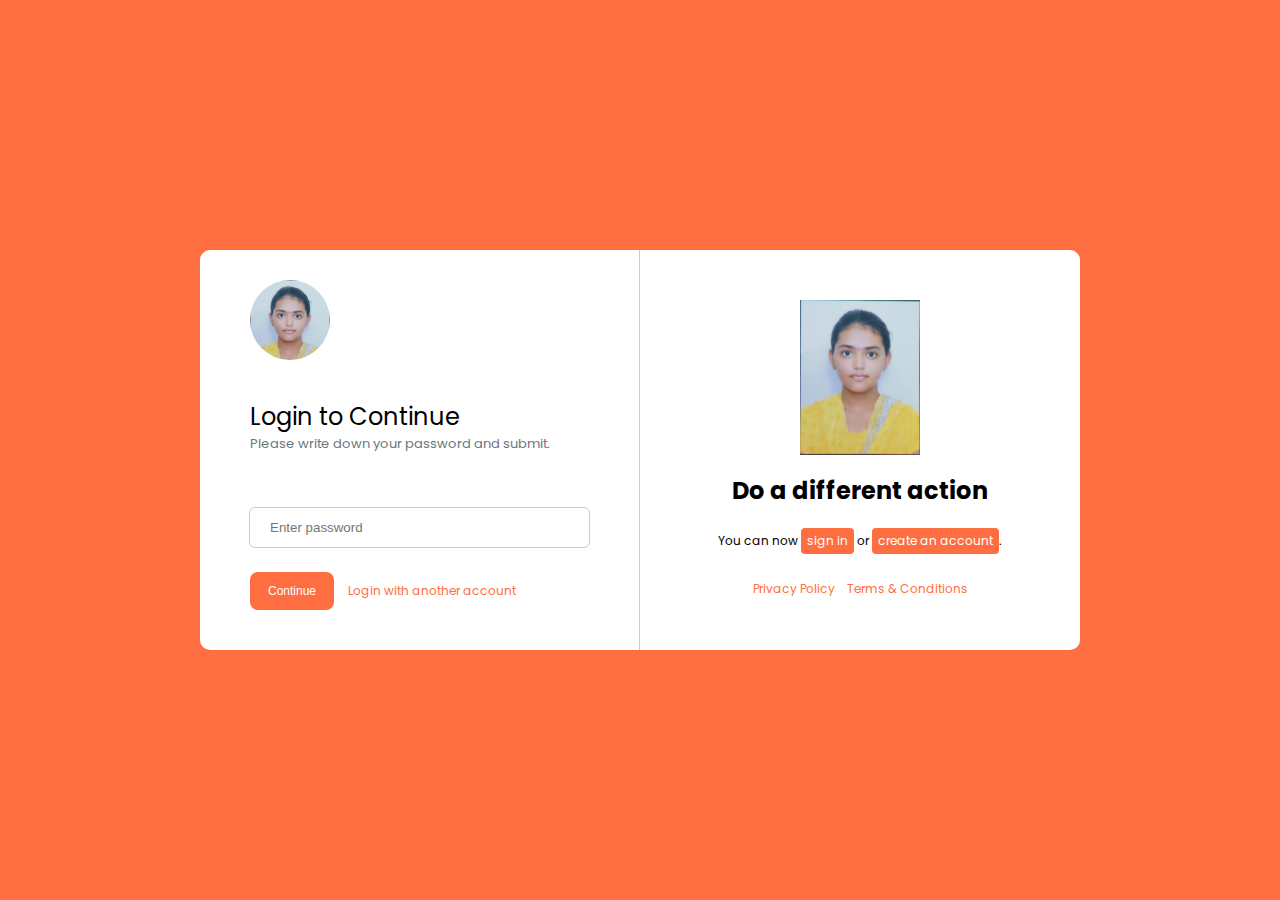
<file: shopping website/Vetra-frontend-master/lock_sceen.html>
<!DOCTYPE html>
<html lang="en">

<head>
    <meta charset="UTF-8">
    <meta http-equiv="X-UA-Compatible" content="IE=edge">
    <meta name="viewport" content="width=device-width, initial-scale=1.0">
    <title>Lock Screen | Vetra</title>

    <link rel="stylesheet" href="https://cdn.jsdelivr.net/npm/bootstrap-icons@1.8.3/font/bootstrap-icons.css">
    <link rel="stylesheet" href="vendors/css/auth.css">
    <link rel="icon" type="image/x-icon" href="icons8-crocodile-48.ico">
</head>

<body>
    <section class="container lock-screen">
        <div class="auth-side">
            <div class="logo mobile">
                <img src="logo1.jpg" alt="Vetra">
            </div>
            <div class="auth-avatar">
                <img src="imagme.jpg" alt="Vetra">
            </div>
            <div class="auth-title">
                <h2>Login to Continue</h2>
                <p>Please write down your password and submit.</p>
            </div>
            <form class="auth-form" action="" method="post">
                <input type="password" name="password" placeholder="Enter password">
                <button class="auth-btn" type="submit">Continue</button>
                <a href="#" class="other-account">Login with another account</a>
            </form>
            <div class="redirect">
                <p>
                    You can now
                    <a href="#">sign in</a>
                    or
                    <a href="#">create an account</a>.
                </p>
            </div>
        </div>
        <div class="welcome-side">
            <div class="logo">
                <img src="imagme.jpg" alt="Vetra">
            </div>
            <div class="welcome-content">
                <h3>Do a different action</h3>
                <p class="different-action">You can now
                    <a href="#">sign in</a>
                    or
                    <a href="#">create an account</a>.
                </p>
            </div>
            <div class="welcome-footer">
                <a href="#">Privacy Policy</a>
                <a href="#">Terms & Conditions</a>
            </div>
        </div>
    </section>
</body>

</html>
</file>
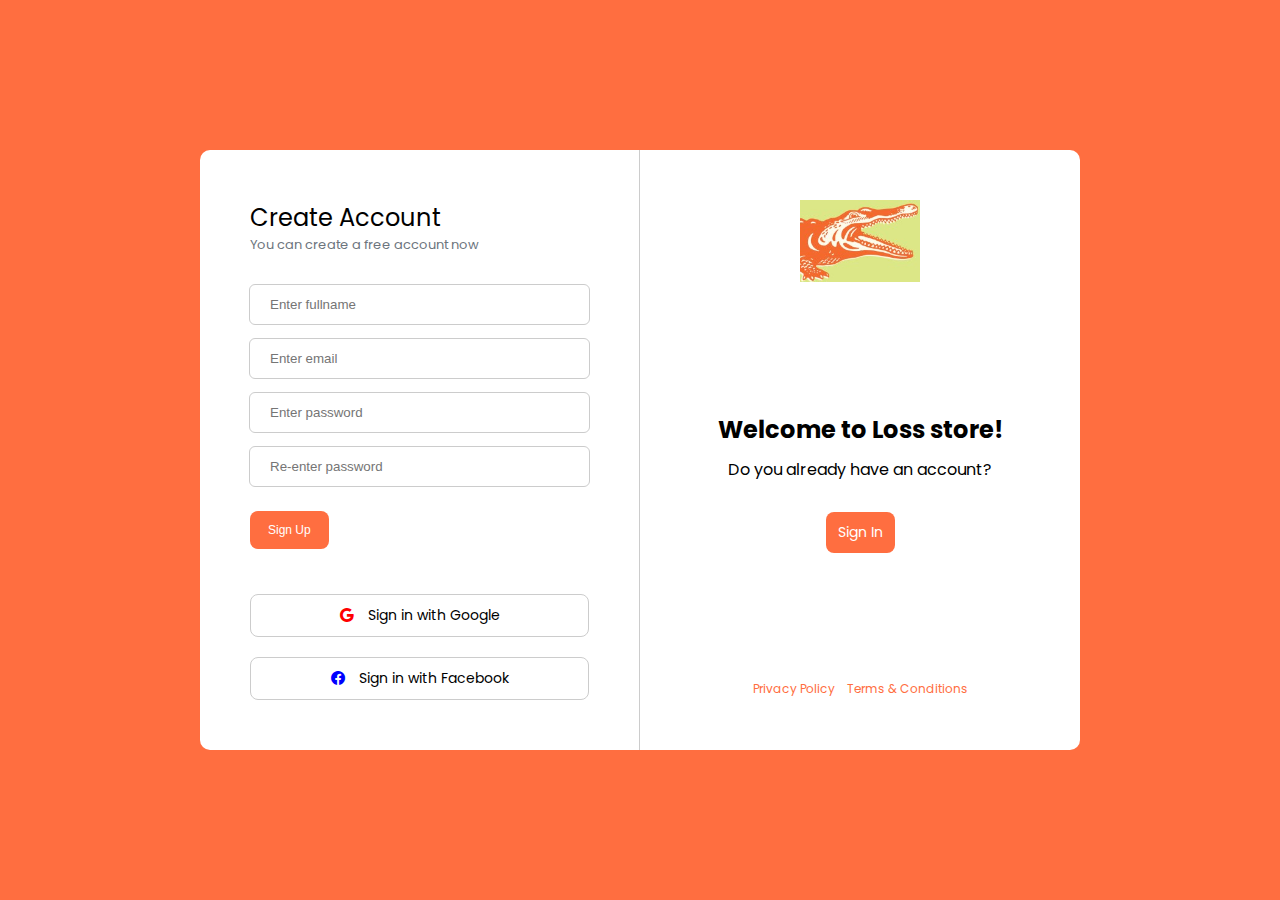
<file: shopping website/Vetra-frontend-master/register.html>
<!DOCTYPE html>
<html lang="en">
<head>
    <meta charset="UTF-8">
    <meta http-equiv="X-UA-Compatible" content="IE=edge">
    <meta name="viewport" content="width=device-width, initial-scale=1.0">
    <title>Loss store</title>

    <link rel="stylesheet" href="https://cdn.jsdelivr.net/npm/bootstrap-icons@1.8.3/font/bootstrap-icons.css">
    <link rel="stylesheet" href="vendors/css/auth.css">
    <link rel="icon" type="image/x-icon" href="icons8-crocodile-48.ico">
</head>
<body>
    <section class="container register">
        <div class="auth-side">
            <div class="logo mobile">
                <img src="cmg.jpeg" alt="Loss">
            </div>
            <div class="auth-title">
                <h2>Create Account</h2>
                <p>You can create a free account now</p>
            </div>
            <form class="auth-form" action="" method="post">
                <input type="text" name="fullname" placeholder="Enter fullname">
                <input type="email" name="email" placeholder="Enter email">
                <input type="password" name="password" placeholder="Enter password">
                <input type="password" name="confirm-password" placeholder="Re-enter password">
                <button class="auth-btn" type="submit">Sign Up</button>
            </form>
            <div class="sign-method">
                <a href="#">
                    <i class="bi bi-google"></i>
                    Sign in with Google
                </a>
                <a href="#">
                    <i class="bi bi-facebook"></i>
                    Sign in with Facebook
                </a> 
            </div>
            <div class="redirect">
                <p>
                    Don't have an account?    
                    <a href="#">Sign In</a>.
                </p>
            </div>
        </div>
        <div class="welcome-side">
            <div class="logo">
                <img src="cmg.jpeg" alt="Vetra">
            </div>
            <div class="welcome-content">
                <h3>Welcome to Loss store!</h3>
                <p>Do you already have an account?</p>
                <a href="javascrip:" class="sign-up btn">Sign In</a>
            </div>
            <div class="welcome-footer">
                <a href="#">Privacy Policy</a>
                <a href="#">Terms & Conditions</a>
            </div>
        </div>
    </section>
</body>
</html>
</file>
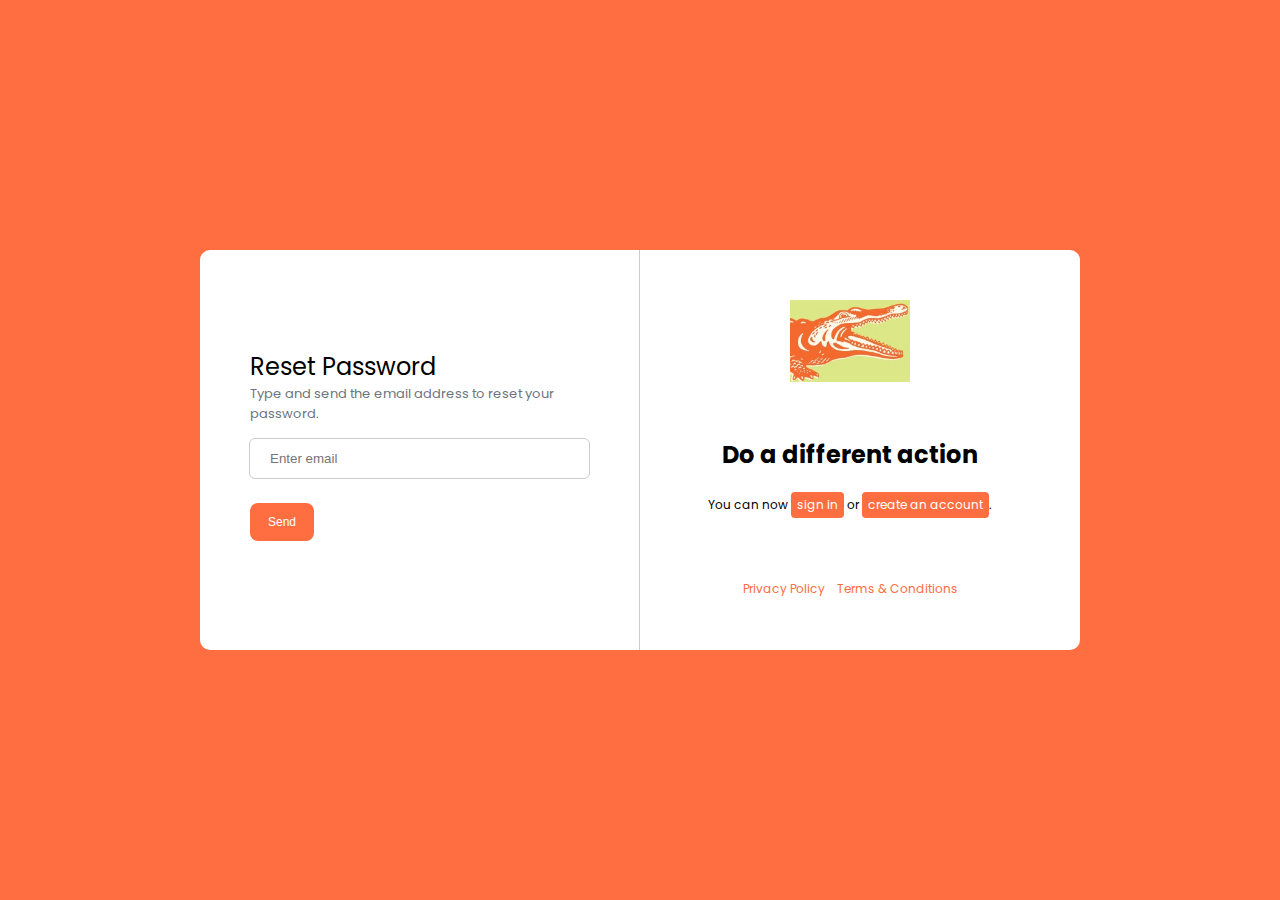
<file: shopping website/Vetra-frontend-master/reset_password.html>
<!DOCTYPE html>
<html lang="en">

<head>
    <meta charset="UTF-8">
    <meta http-equiv="X-UA-Compatible" content="IE=edge">
    <meta name="viewport" content="width=device-width, initial-scale=1.0">
    <title>Loss store</title>

    <link rel="stylesheet" href="https://cdn.jsdelivr.net/npm/bootstrap-icons@1.8.3/font/bootstrap-icons.css">
    <link rel="stylesheet" href="vendors/css/auth.css">
    <link rel="icon" type="image/x-icon" href="icons8-crocodile-48.ico">
</head>

<body>
    <section class="container reset-password">
        <div class="auth-side">
            <div class="logo mobile">
                <img src="cmg.jpeg" alt="Vetra">
            </div>
            <div class="auth-title">
                <h2>Reset Password</h2>
                <p>Type and send the email address to reset your password.</p>
            </div>
            <form class="auth-form" action="" method="post">
                <input type="email" name="email" placeholder="Enter email">
                <button class="auth-btn" type="submit">Send</button>
            </form>
            <div class="redirect">
                <p>
                    You can now
                    <a href="#">sign in</a>
                    or
                    <a href="#">create an account</a>.
                </p>
            </div>
        </div>
        <div class="welcome-side">
            <div class="logo">
                <img src="cmg.jpeg" alt="Vetra">
            </div>
            <div class="welcome-content">
                <h3>Do a different action</h3>
                <p class="different-action">You can now
                    <a href="#">sign in</a>
                    or
                    <a href="#">create an account</a>.
                </p>
            </div>
            <div class="welcome-footer">
                <a href="#">Privacy Policy</a>
                <a href="#">Terms & Conditions</a>
            </div>
        </div>
    </section>
</body>

</html>
</file>
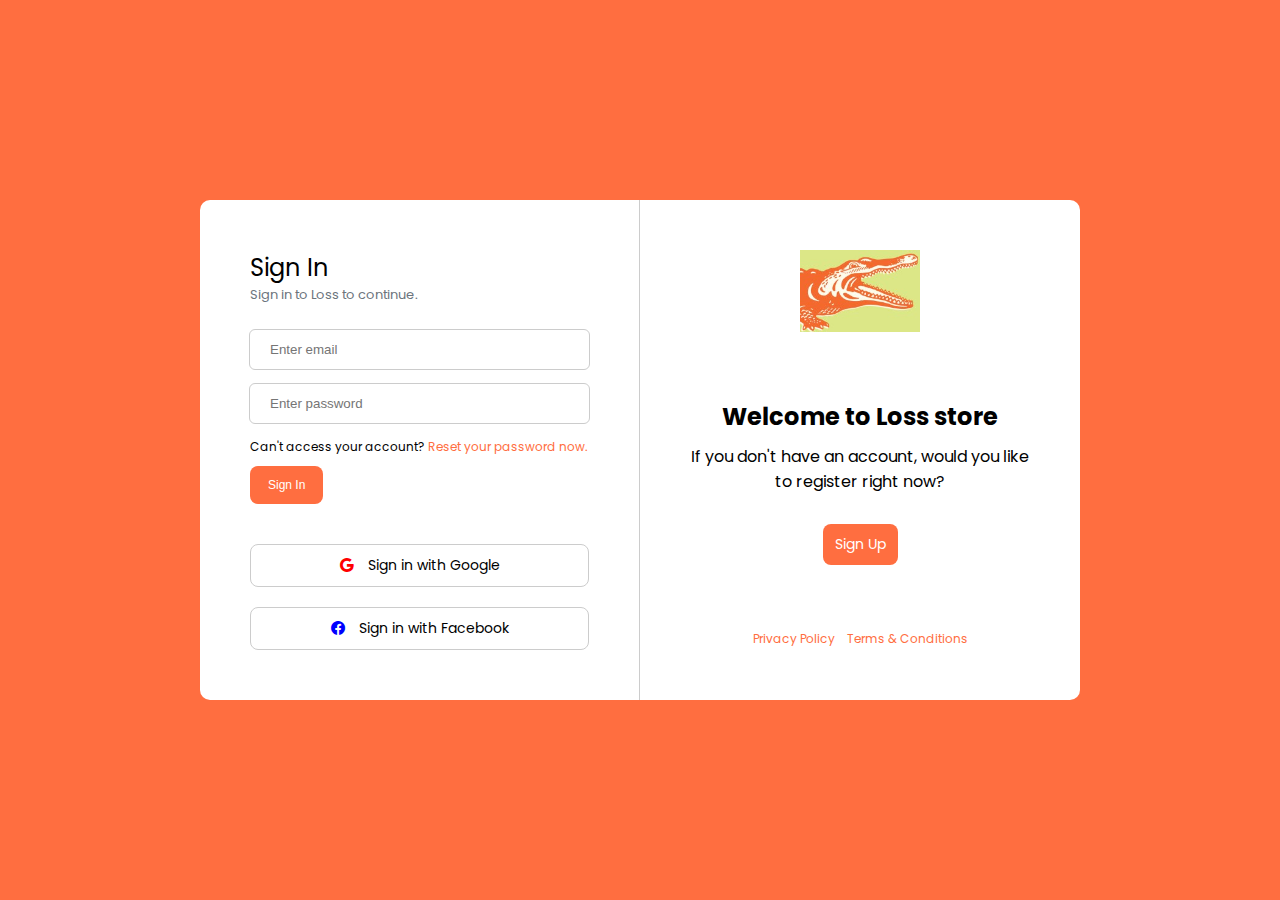
<file: shopping website/Vetra-frontend-master/signin.html>
<!DOCTYPE html>
<html lang="en">
<head>
    <meta charset="UTF-8">
    <meta http-equiv="X-UA-Compatible" content="IE=edge">
    <meta name="viewport" content="width=device-width, initial-scale=1.0">
    <title>Loss store Login</title>

    <link rel="stylesheet" href="https://cdn.jsdelivr.net/npm/bootstrap-icons@1.8.3/font/bootstrap-icons.css">
    <link rel="stylesheet" href="vendors/css/auth.css">
    <link rel="icon" type="image/x-icon" href="icons8-crocodile-48.ico">
</head>
<body>
    <section class="container login">
        <div class="auth-side">
            <div class="logo mobile">
                <img src="cmg.jpeg" alt="Vetra">
            </div>
            <div class="auth-title">
                <h2>Sign In</h2>
                <p>Sign in to Loss to continue.</p>
            </div>
            <form class="auth-form" action="" method="post">
                <input type="email" name="email" placeholder="Enter email">
                <input type="password" name="password" placeholder="Enter password">
                <p>Can't access your account? 
                    <a href="#">Reset your password now.</a>
                </p>
                <button class="auth-btn" type="submit">Sign In</button>
            </form>
            <div class="sign-method">
                <a href="#">
                    <i class="bi bi-google"></i>
                    Sign in with Google
                </a>
                <a href="#">
                    <i class="bi bi-facebook"></i>
                    Sign in with Facebook
                </a> 
            </div>
            <div class="redirect">
                <p>
                    Don't have an account?   
                    <a href="#">Sign up</a>.
                </p>
            </div>
        </div>
        <div class="welcome-side">
            <div class="logo">
                <img src="cmg.jpeg" alt="Loss">
            </div>
            <div class="welcome-content">
                <h3>Welcome to Loss store</h3>
                <p>If you don't have an account, would you like to register right now?
                </p>
                <a href="javascrip:" class="sign-up btn">Sign Up</a>
            </div>
            <div class="welcome-footer">
                <a href="#">Privacy Policy</a>
                <a href="#">Terms & Conditions</a>
            </div>
        </div>
    </section>
</body>
</html>
</file>
<file: shopping website/Vetra-frontend-master/vendors/css/auth.css>
@import url('https://fonts.googleapis.com/css2?family=Poppins:wght@300;400;500;600;700&display=swap');

:root {
    --key: #ff6e40;
    --key-hover: #cc5833;
    --text: #212529;
    --sub-text: #6c757d;
    --border: #ccc;
}

* {
    margin: 0;
    padding: 0;
    box-sizing: border-box;
}

ul li {
    list-style: none;
}

a {
    text-decoration: none;
    color: #000;
}

body {
    height: 100vh;
    display: flex;
    justify-content: center;
    align-items: center;
    background-color: var(--key);
    font-family: "Poppins", sans-serif;
    color: #000;
}

body *::selection {
    background-color: rgba(250, 174, 66, 0.5);
}

.container {
    width: 880px;
    height: 500px;
    background-color: #FFF;
    border-radius: 10px;
    display: flex;
    margin: 0 5%;
}

.container.login {
    height: 500px;
}

.container.register {
    height: 600px;
}

.container.reset-password,
.container.lock-screen {
    height: 400px;
}

.lock-screen .auth-side {
    padding: 30px 50px;
}

.reset-password .auth-side {
    justify-content: center;
}

.auth-side {
    display: flex;
    flex-direction: column;
    justify-content: space-between;
    padding: 50px;
    border-right: 1px solid var(--border);
}

.auth-title h2 {
    font-weight: 400;
}

.auth-title p {
    font-size: 13px;
    color: var(--sub-text);
}

.auth-form input {
    display: block;
    padding: 12px 20px;
    margin: 15px 0;
    width: 100%;
    border-radius: 5px;
    border: none;
    outline: 1px solid var(--border);
}

.auth-form input:focus {
    outline: 2px solid var(--key);
}

.auth-form>p {
    font-size: 12px;
}

.auth-form a {
    color: var(--key);
}

.auth-form a:hover {
    color: var(--key-hover);
}

.auth-form button {
    font-size: 12px;
    padding: 12px 18px;
    border-radius: 8px;
    color: #FFF;
    margin: 10px 10px 10px 0;
    background-color: var(--key);
    border: none;
    cursor: pointer;
    user-select: none;
}

.auth-form button:hover {
    background-color: var(--key-hover);
}

.auth-avatar {
    width: 80px;
    height: 80px;
    border-radius: 50%;
    overflow: hidden;
}

.auth-avatar img {
    width: 100%;
}

.other-account {
    font-size: 12px;
    display: inline-block;
    padding: 12px 0;
    background-color: white;
    border: 0;
}

.different-action {
    font-size: 12px;
}

.different-action > a {
    display: inline-block;
    color: white;
    font-size: 12px;
    padding: 4px 6px;
    border-radius: 4px;
    background-color: var(--key);
}

.different-action > a:hover {
    background-color: var(--key-hover);
}

.sign-method a {
    margin-top: 20px;
    padding: 10px;
    display: block;
    border: 1px solid var(--border);
    border-radius: 8px;
    text-align: center;
    font-size: 14px;
}

.sign-method a:hover {
    border: 1px solid var(--key);
}

.sign-method a i {
    margin-right: 10px;
}

.sign-method .bi-google {
    color: red;
}

.sign-method .bi-facebook {
    color: blue;
}

.auth-side,
.welcome-side {
    width: 50%;
}

.redirect {
    display: none;
    font-size: 12px;
    align-self: center;
    margin-top: 20px;
}

.redirect a {
    color: var(--key);
}

.redirect a:hover {
    color: var(--key-hover);
}

.welcome-side {
    display: flex;
    flex-direction: column;
    justify-content: space-between;
    align-items: center;
    padding: 50px;
}

.logo {
    width: 120px;
}

.logo img {
    width: 100%;
}

.logo.mobile {
    display: none;
}

.reset-password .welcome-side {
    flex-basis: 420px;
}

.welcome-content {
    text-align: center;
}

.welcome-content h3 {
    font-size: 24px;
}

.welcome-content * {
    margin: 10px 0;
}

.btn {
    margin-top: 20px;
}

.welcome-footer a {
    font-size: 12px;
    color: var(--key);
}

.welcome-footer a:hover {
    color: var(--key-hover);
}

.welcome-footer a:not(:last-child) {
    margin-right: 8px;
}

.btn {
    display: inline-block;
    padding: 10px 12px;
    background-color: var(--key);
    border-radius: 8px;
    color: #FFF;
    font-size: 14px;
    user-select: none;
}

.btn:hover {
    background-color: var(--key-hover);
}

@media only screen and (max-width: 768px) {
    .container {
        flex-direction: column;
        width: 500px;
    }

    .container.login {
        height: 600px;
    }

    .container.register {
        height: 650px;
    }

    .container.lock-screen {
        height: 500px;
    }

    .reset-password .auth-side {
        justify-content: space-between;
    }


    .lock-screen .auth-side .auth-avatar {
        align-self: center;
    }

    .lock-screen .auth-side .auth-title p {
        display: none;
    }

    .lock-screen form input {
        margin: unset;
    }

    .auth-side {
        padding: 25px 25px;
        width: 100%;
        height: 100%;
        text-align: center;
        align-items: stretch;
    }

    .auth-form button {
        display: inline-block;
        margin-top: 25px
    }

    .welcome-side {
        display: none;
    }

    .redirect {
        display: block;
    }

    .logo.mobile {
        display: block;
        margin: 0 auto;
    }

}
</file>
